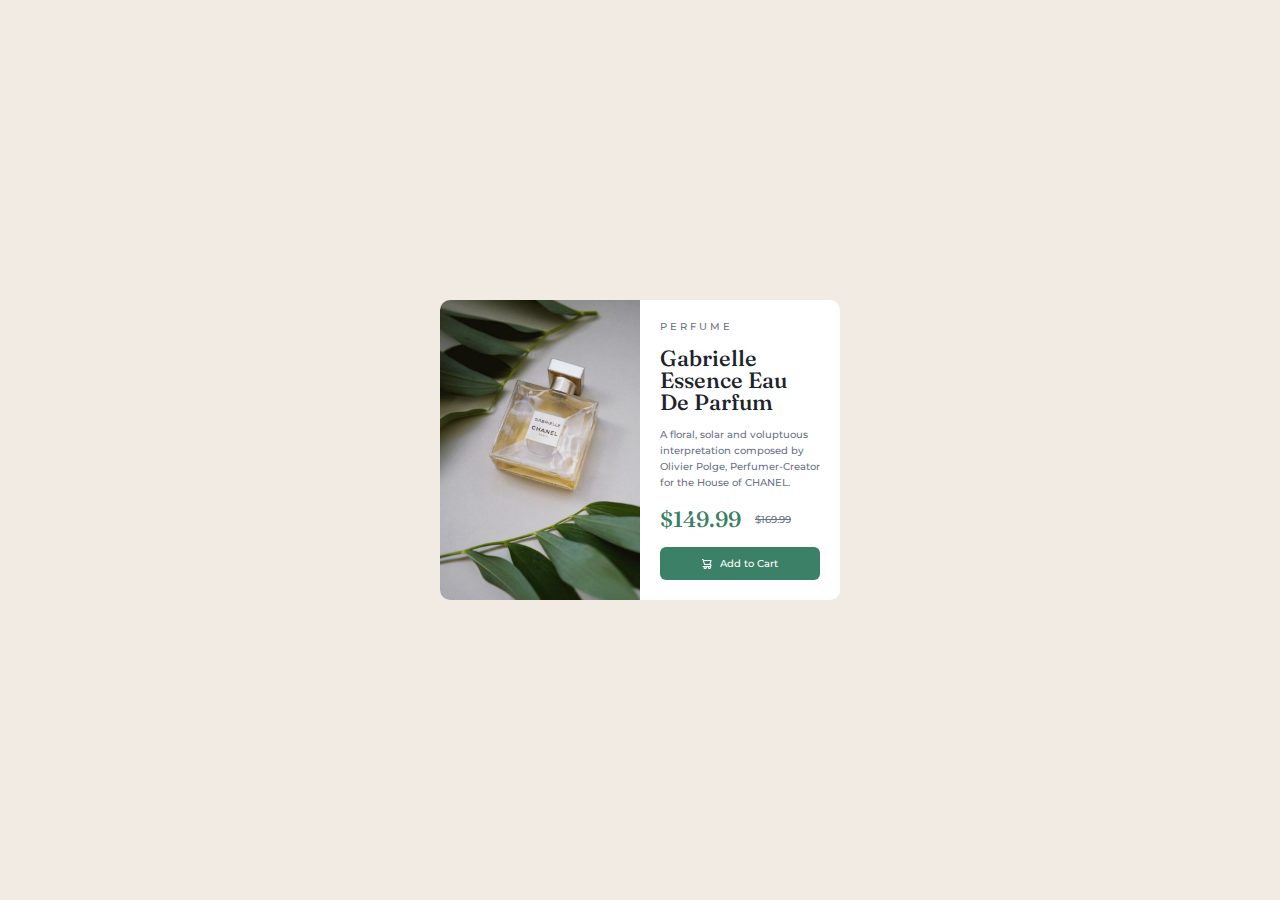
<file: product-preview-card-component-main/index.html>
<!DOCTYPE html>
<html lang="en">
<head>
  <meta charset="UTF-8">
  <meta name="viewport" content="width=device-width, initial-scale=1.0"> <!-- displays site properly based on user's device -->

  <link rel="icon" type="image/png" sizes="32x32" href="./images/favicon-32x32.png">
  <link rel="stylesheet" href="styles.css">
  <title>Frontend Mentor | Product preview card component</title>

</head>
<body id="product-preview-body">
  <section class="component-card">
    <section class="card-image"></section>
    <section class="card-information">
      <p class="product-type">P E R F U M E</p>
      <p class="product-title">Gabrielle Essence Eau De Parfum</p>
      <p class="product-description">
        A floral, solar and voluptuous interpretation composed by Olivier Polge, Perfumer-Creator for the House of CHANEL.
      </p>
      <section class="flex">
        <p class="product-actual-cost">$149.99</p>
        <p class="product-original-cost">$169.99</p>

      </section>
      <button class="product-cart-btn">
        <img src="./images/icon-cart.svg" alt="image of shopping cart" class="button-image">
        <p class="button-text">Add to Cart</p>
      </button>
    </section>
  </section>

  <div class="attribution hide">
    Challenge by <a href="https://www.frontendmentor.io?ref=challenge" target="_blank">Frontend Mentor</a>. 
    Coded by <a href="#">Josie Lindley & Jamie Hannah</a>.
  </div>
  
</body>
</html>
</file>
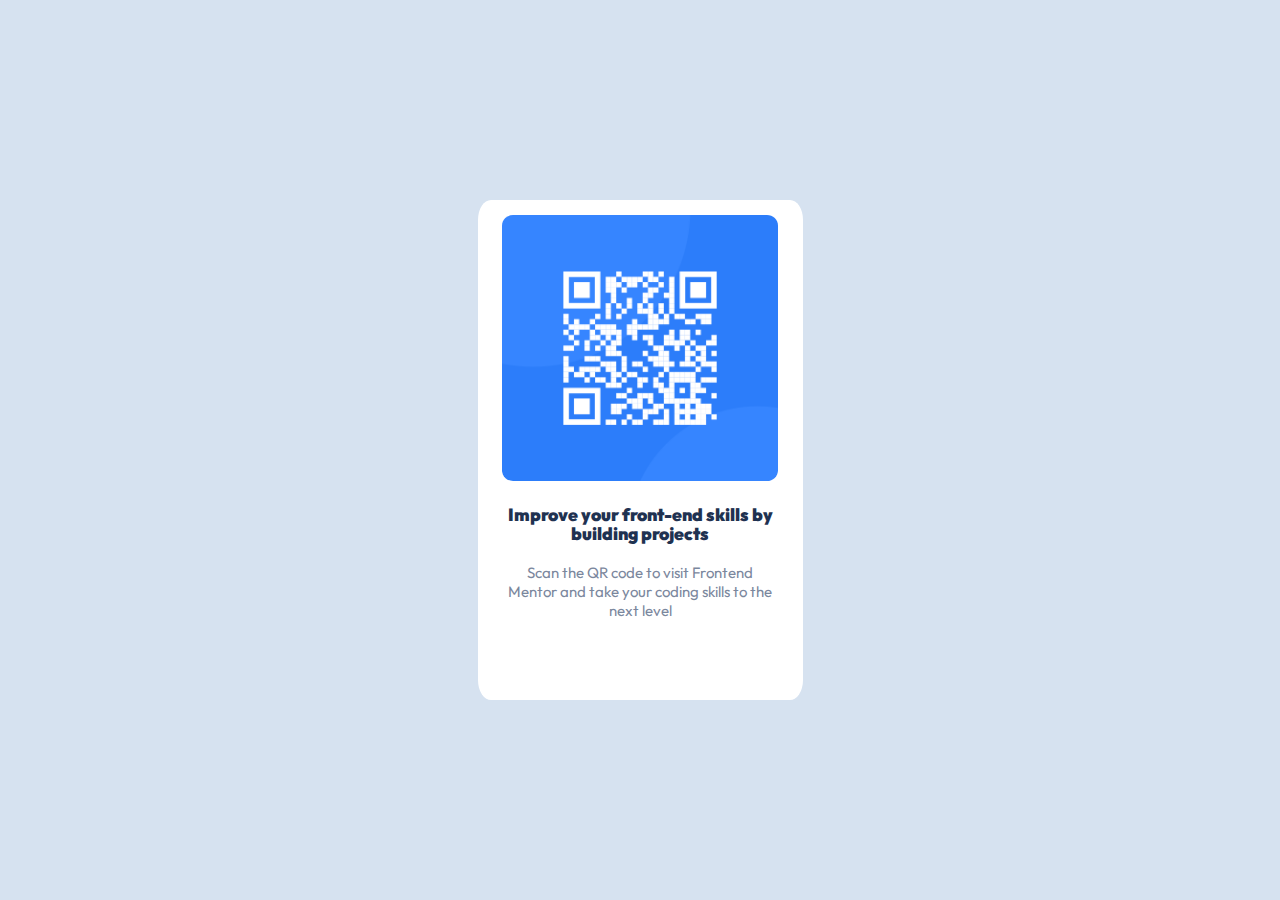
<file: qr-code-component-main/index.html>
<!DOCTYPE html>
<html lang="en">
<head>
  <meta charset="UTF-8">
  <meta name="viewport" content="width=device-width, initial-scale=1.0"> <!-- displays site properly based on user's device -->

  <link rel="icon" type="image/png" sizes="32x32" href="./images/favicon-32x32.png">
  <title>Frontend Mentor | QR code component</title>
  <link rel="stylesheet" href="./index.css">

  

</head>
<body>
  <div class="component-container">
    <section class="qr-code"></section>
    <section class="text">
      <p class="heading"><strong>Improve your front-end skills by building projects</strong>
      </p>
      <p class="sentence">Scan the QR code to visit Frontend Mentor and take your coding skills to the next level</p>
    </section>
  </div>
</body>
</html>
</file>
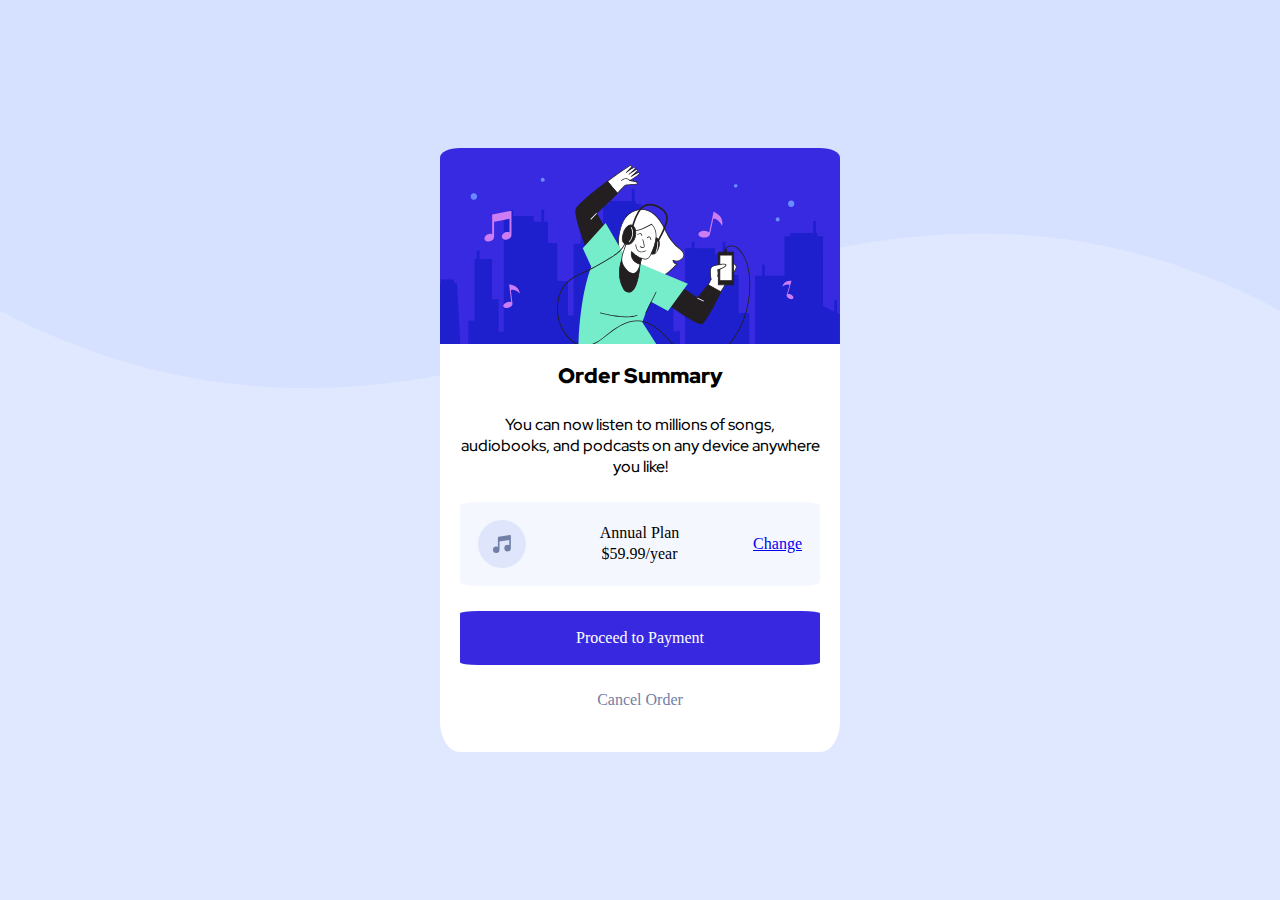
<file: order-summary-component-main/order-summary-component-main/index.html>
<!DOCTYPE html>
<html lang="en">
<head>
  <meta charset="UTF-8">
  <meta name="viewport" content="width=device-width, initial-scale=1.0"> <!-- displays site properly based on user's device -->

  <link rel="icon" type="image/png" sizes="32x32" href="./images/favicon-32x32.png">
  
  <title>Frontend Mentor | Order summary card</title>
  <link rel="stylesheet" href="./index.css">
</head>
<body>
  <section class="summary-container">
    <img class="hero-img" src="./images/illustration-hero.svg" alt="illustration-hero">
    <section class="info-container">

      <p class="title">Order Summary</p>
      <p class="summary-text">You can now listen to millions of songs, audiobooks, and podcasts on any 
        device anywhere you like!</p>
        <section class="plan-container">
          <img src="./images/icon-music.svg" alt="icon-music">
          <section class="plan-and-cost-container">
            <p>Annual Plan</p>
            <p>$59.99/year</p>
          </section>
          <a href="/change">Change</a>
        </section>
        <section class="proceed-btn">
          <p>Proceed to Payment</p>
        </section>
        <p class="cancel-btn">Cancel Order</p>
    </section>

  </section>
</body>

</html>
</file>
<file: product-preview-card-component-main/styles.css>
@import url('https://fonts.googleapis.com/css2?family=Montserrat:wght@500;700&display=swap');
@import url('https://fonts.googleapis.com/css2?family=Fraunces:wght@700&display=swap');

p {
    font-size: 10px;
    font-family: 'Montserrat', sans-serif;
    font-weight: 500;
    color: hsl(228, 12%, 48%);
}


#product-preview-body {
    width: 100vw;
    height: 100vh;
    margin: 0;
    display: flex;
    justify-content: center;
    align-items: center;
    background: hsl(30, 38%, 92%);
}

.component-card {
    width: 400px;
    height: 300px;
    margin: 16px;
    border-radius: 10px;
    display: flex;
    background-color: #ffffff;
}

.card-image {
    width: 50%;
    height: 100%;
    border-radius: 10px 0 0 10px;
    background-image: url("images/image-product-desktop.jpg");
    background-size: contain;
}

.card-information {
    width: 50%;
    padding: 20px;
    box-sizing: border-box;
    display: flex;
    flex-direction: column;
    justify-content: space-between;
}

.card-information p {
    margin: 0;
}

.product-title {
    font-family: 'Fraunces', serif;
    color: hsl(212, 21%, 14%);
    font-size: 22px;
    line-height: 22px;
}

.product-description {
    line-height: 16px;
}

.product-actual-cost {
    font-size: 22px;
    font-family: 'Fraunces', serif;
    color: hsl(158, 36%, 37%);
}

.product-original-cost {
    margin-left: 14px !important;
    text-decoration: line-through;
}

.product-cart-btn {
    padding: 10px;
    display: flex;
    align-items: center;
    justify-content: center;
    border: none;
    border-radius: 6px;
    background-color: hsl(158, 36%, 37%);
}

.button-image {
    height: 10px;
}

.button-text {
    margin-left: 8px !important;
    color: white;
}




/* utility classes */

.flex {
    display: flex;
    align-items: center;
}

.hide {
    display: none;
}



/* responsive styling */

@media only screen and (max-width: 640px){
    #product-preview-body {
        background-color:  hsl(30, 38%, 92%);
    }

    .component-card {
        width: 250px;
        height: 450px;
        flex-direction: column;
    }

    .card-image {
        width: 100%;
        height: 40%;
        border-radius: 10px 10px 0 0;
        background-image: url(images/image-product-mobile.jpg);
        background-size: cover;
    }

    .card-information {
        width: 100%;
        height: 60%;
    }
}
</file>
<file: qr-code-component-main/index.css>
@import url('https://fonts.googleapis.com/css2?family=Outfit:wght@400;700&display=swap');

* {
    padding: 0;
    margin: 0;
}

body {
    background-color: hsl(212, 45%, 89%);
    height: 100vh;
    display: flex;
    flex-direction: column;
    align-items: center;
    justify-content: center;
}

.component-container {
    background-color: white;
    height: 500px;
    width: 325px;
    min-height: 475px;
    border-radius: 4%;
    display: flex;
    flex-direction: column;
    align-items: center;

}

.qr-code{
    background-image: url('./images/image-qr-code.png') ;
    height: 55%;
    width: 85%;
    background-size: cover;
    background-position: center;
    background-repeat: no-repeat;
    border-radius: 4%;
    margin: 15px 0;
}

.text {
    width: 85%;
    height: 40%;
    padding-top: 10px;
}

p {
    font-size: 15px;
    font-family: Outfit;
    font-weight:400;
    line-height: 0.5cm;
    color:hsl(220, 15%, 55%);
    width: 100%;
    text-align:center;
}

.heading {
    font-weight: 700;
    color:hsl(218, 44%, 22%);
    font-size: 1.1rem;
}

.sentence {
    padding-top: 20px;
}
</file>
<file: order-summary-component-main/order-summary-component-main/index.css>
@import url('https://fonts.googleapis.com/css2?family=Red+Hat+Display:wght@500;700;900&display=swap');

* {
    padding: 0;
    margin: 0;
}

body {
    background-color:hsl(225, 100%, 94%);
    height: 100vh;
    width: 100vw;
    display: flex;
    justify-content: center;
    align-items: center;
}

.summary-container {
    max-width: 400px;
    max-height: 604px;
    min-width: 305px;
    min-height: 534px;
    height: 80vh;
    width: 82vw;
    background-color: white;
    border-radius: 5%;
    display: grid;
    grid-template-rows: repeat(5, 1fr);
    grid-template-areas: 
    'hero-img'
    'info-container'
    'info-container'
    'info-container'
    'info-container'
    ;
}

.hero-img {
    width: 100%;
    border-top-left-radius: 5%;
    border-top-right-radius: 5%;
    grid-area: hero-img;
}

.info-container{
    grid-area: info-container;
    width: 90%;
    justify-self: center;
    text-align: center;
    display: flex;
    flex-direction: column;
    justify-content: center;
}

.info-container > * {
    margin-bottom: 7%;
}

.title{
    font-family:'Red Hat Display', sans-serif;
    font-weight: 900;
    font-size: 1.3rem;
}


.summary-text {
    font-family:'Red Hat Display', sans-serif;
    font-weight: 500;
    font-size: 1rem;
}

.plan-container {
    border-radius: 5%;
    background-color:hsl(225, 100%, 98%);
    padding: 5%;
    display: flex;
    justify-content:space-between;
    align-items: center;
}

.plan-and-cost-container {
    line-height: 1.3rem;
}

.proceed-btn{
    background-color: hsl(245, 75%, 52%);
    border-radius: 5%;
    border: none;
    padding: 5%;
}

.proceed-btn > p {
    color: white;
}

.cancel-btn {
    color: hsl(224, 23%, 55%);
}


/*Responsive Styling*/

@media only screen and (min-width: 376px){
body {
    background-image: url('./images/pattern-background-desktop.svg');
    background-repeat: no-repeat;
    background-size:contain;
}

}
</file>
